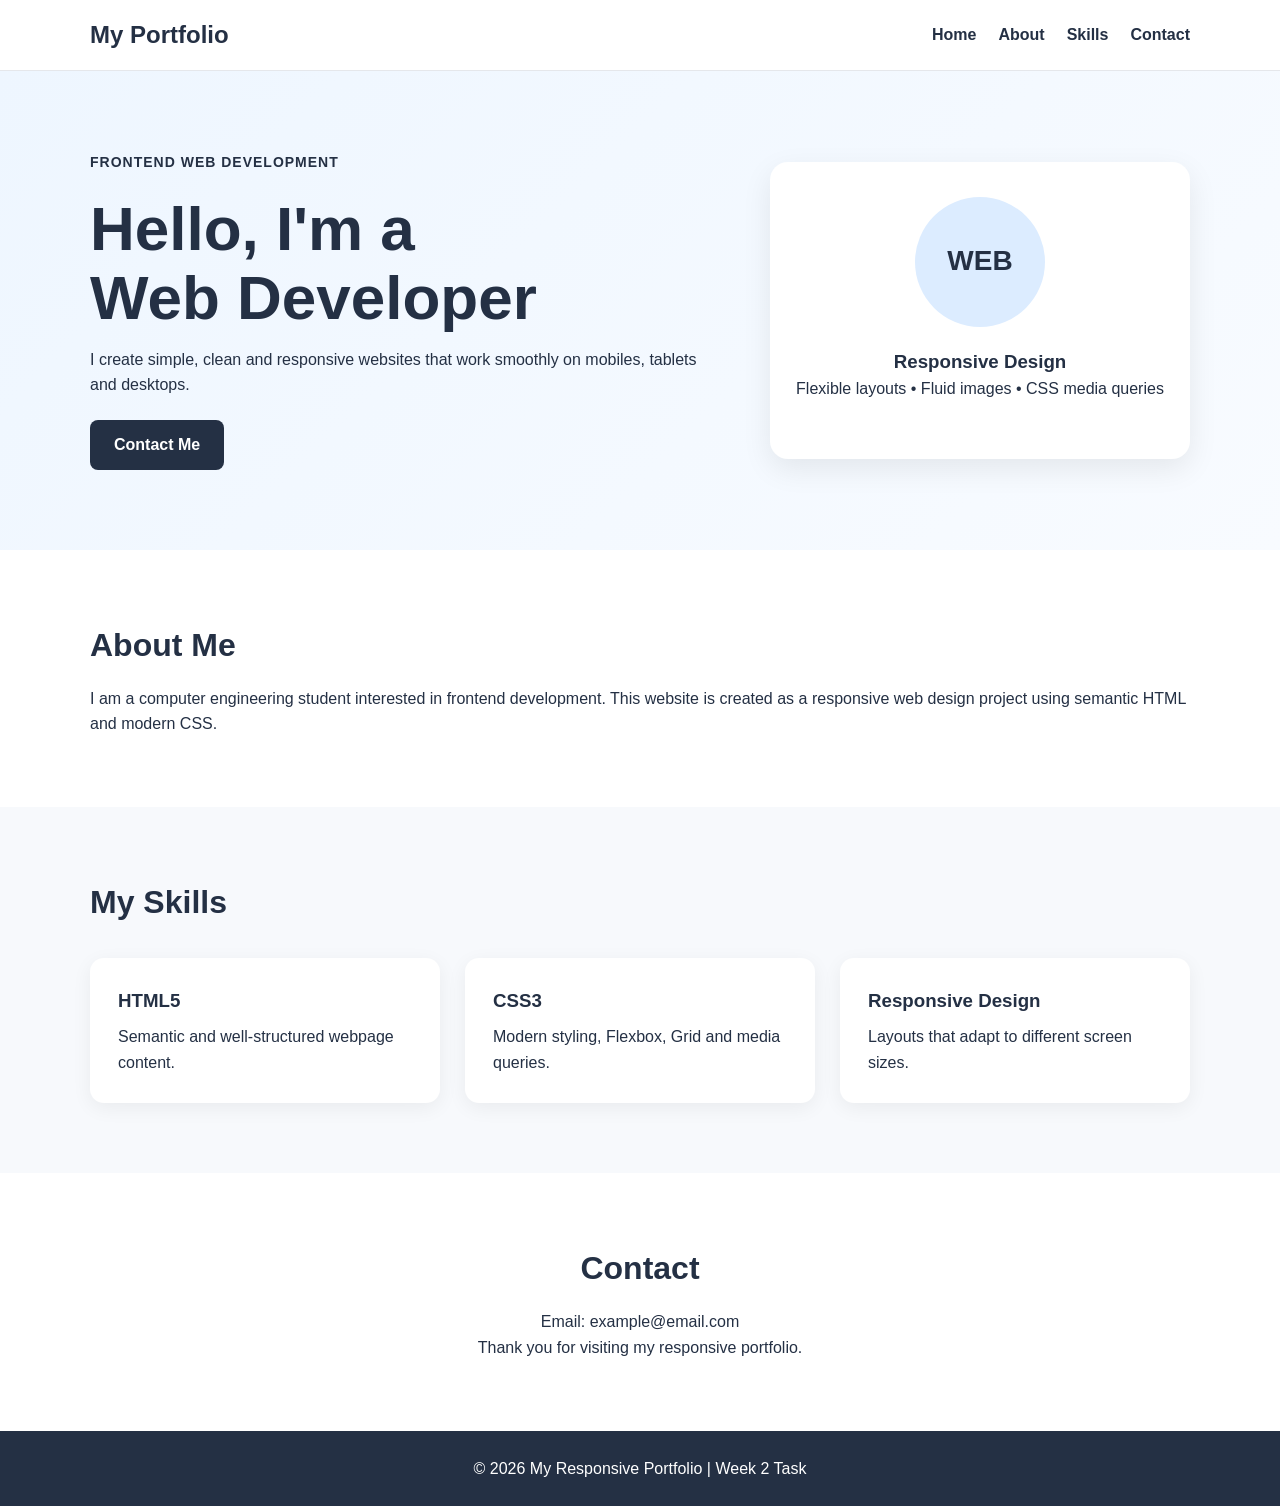
<file: index.html>
<!DOCTYPE html>
<html lang="en">
<head>
  <meta charset="UTF-8">
  <meta name="viewport" content="width=device-width, initial-scale=1.0">
  <title>My Responsive Portfolio</title>
  <link rel="stylesheet" href="style.css">
</head>
<body>
  <header class="header">
    <div class="container nav">
      <h1>My Portfolio</h1>
      <nav>
        <a href="#home">Home</a>
        <a href="#about">About</a>
        <a href="#skills">Skills</a>
        <a href="#contact">Contact</a>
      </nav>
    </div>
  </header>

  <main>
    <section id="home" class="hero">
      <div class="container hero-content">
        <div>
          <p class="tag">FRONTEND WEB DEVELOPMENT</p>
          <h2>Hello, I'm a <span>Web Developer</span></h2>
          <p>I create simple, clean and responsive websites that work smoothly on mobiles, tablets and desktops.</p>
          <a class="btn" href="#contact">Contact Me</a>
        </div>
        <div class="hero-card">
          <div class="circle">WEB</div>
          <h3>Responsive Design</h3>
          <p>Flexible layouts • Fluid images • CSS media queries</p>
        </div>
      </div>
    </section>

    <section id="about" class="section">
      <div class="container">
        <h2>About Me</h2>
        <p>I am a computer engineering student interested in frontend development. This website is created as a responsive web design project using semantic HTML and modern CSS.</p>
      </div>
    </section>

    <section id="skills" class="section light">
      <div class="container">
        <h2>My Skills</h2>
        <div class="grid">
          <article class="card"><h3>HTML5</h3><p>Semantic and well-structured webpage content.</p></article>
          <article class="card"><h3>CSS3</h3><p>Modern styling, Flexbox, Grid and media queries.</p></article>
          <article class="card"><h3>Responsive Design</h3><p>Layouts that adapt to different screen sizes.</p></article>
        </div>
      </div>
    </section>

    <section id="contact" class="section">
      <div class="container contact">
        <h2>Contact</h2>
        <p>Email: example@email.com</p>
        <p>Thank you for visiting my responsive portfolio.</p>
      </div>
    </section>
  </main>

  <footer>
    <p>© 2026 My Responsive Portfolio | Week 2 Task</p>
  </footer>
</body>
</html>
</file>
<file: style.css>
* {
  box-sizing: border-box;
  margin: 0;
  padding: 0;
}

html {
  scroll-behavior: smooth;
}

body {
  font-family: Arial, sans-serif;
  line-height: 1.6;
  color: #243044;
  background: #ffffff;
}

.container {
  width: min(1100px, 90%);
  margin: auto;
}

.header {
  background: #ffffff;
  border-bottom: 1px solid #e5e7eb;
  position: sticky;
  top: 0;
  z-index: 10;
}

.nav {
  min-height: 70px;
  display: flex;
  align-items: center;
  justify-content: space-between;
  gap: 20px;
}

.nav h1 {
  font-size: 24px;
}

nav {
  display: flex;
  gap: 22px;
}

nav a {
  color: #243044;
  text-decoration: none;
  font-weight: bold;
}

nav a:hover {
  text-decoration: underline;
}

.hero {
  padding: 80px 0;
  background: linear-gradient(135deg, #eef6ff, #f8fbff);
}

.hero-content {
  display: grid;
  grid-template-columns: 1.5fr 1fr;
  align-items: center;
  gap: 50px;
}

.tag {
  font-size: 14px;
  font-weight: bold;
  letter-spacing: 1px;
}

.hero h2 {
  font-size: clamp(36px, 6vw, 62px);
  line-height: 1.1;
  margin: 15px 0;
}

.hero h2 span {
  display: block;
}

.hero p {
  max-width: 650px;
  margin-bottom: 22px;
}

.btn {
  display: inline-block;
  padding: 12px 24px;
  border-radius: 8px;
  background: #243044;
  color: white;
  text-decoration: none;
  font-weight: bold;
}

.hero-card {
  text-align: center;
  padding: 35px 20px;
  background: white;
  border-radius: 18px;
  box-shadow: 0 10px 30px rgba(0,0,0,.08);
}

.circle {
  width: 130px;
  height: 130px;
  border-radius: 50%;
  margin: 0 auto 20px;
  display: grid;
  place-items: center;
  background: #dcecff;
  font-size: 28px;
  font-weight: bold;
}

.section {
  padding: 70px 0;
}

.section h2 {
  margin-bottom: 15px;
  font-size: 32px;
}

.light {
  background: #f7f9fc;
}

.grid {
  display: grid;
  grid-template-columns: repeat(3, 1fr);
  gap: 25px;
  margin-top: 30px;
}

.card {
  background: white;
  padding: 28px;
  border-radius: 14px;
  box-shadow: 0 5px 20px rgba(0,0,0,.06);
}

.card h3 {
  margin-bottom: 8px;
}

.contact {
  text-align: center;
}

footer {
  text-align: center;
  padding: 25px;
  background: #243044;
  color: white;
}

@media (max-width: 768px) {
  .nav {
    flex-direction: column;
    padding: 18px 0;
  }

  nav {
    flex-wrap: wrap;
    justify-content: center;
    gap: 14px;
  }

  .hero {
    padding: 55px 0;
  }

  .hero-content {
    grid-template-columns: 1fr;
    text-align: center;
  }

  .hero p {
    margin-left: auto;
    margin-right: auto;
  }

  .grid {
    grid-template-columns: 1fr;
  }
}

@media (max-width: 480px) {
  .container {
    width: 92%;
  }

  .hero h2 {
    font-size: 38px;
  }

  .section {
    padding: 50px 0;
  }

  .hero-card {
    padding: 25px 15px;
  }
}
</file>
